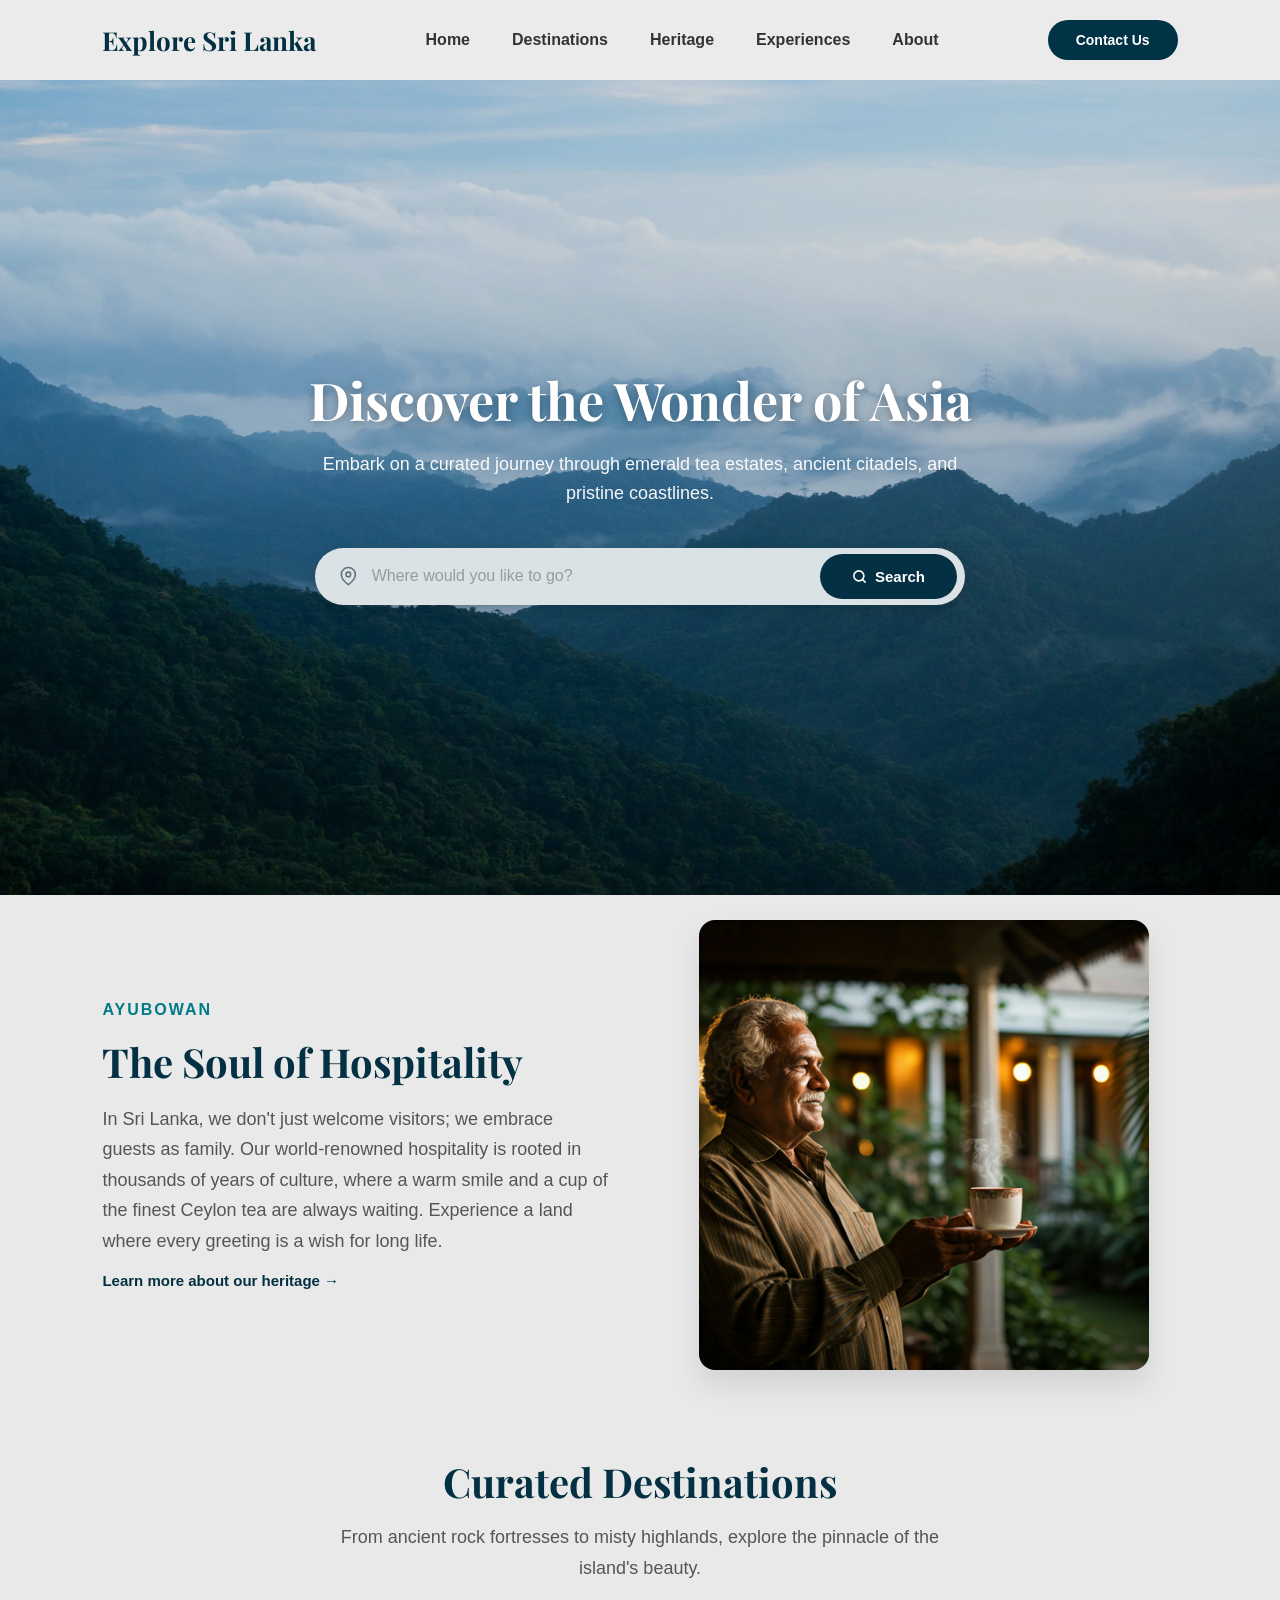
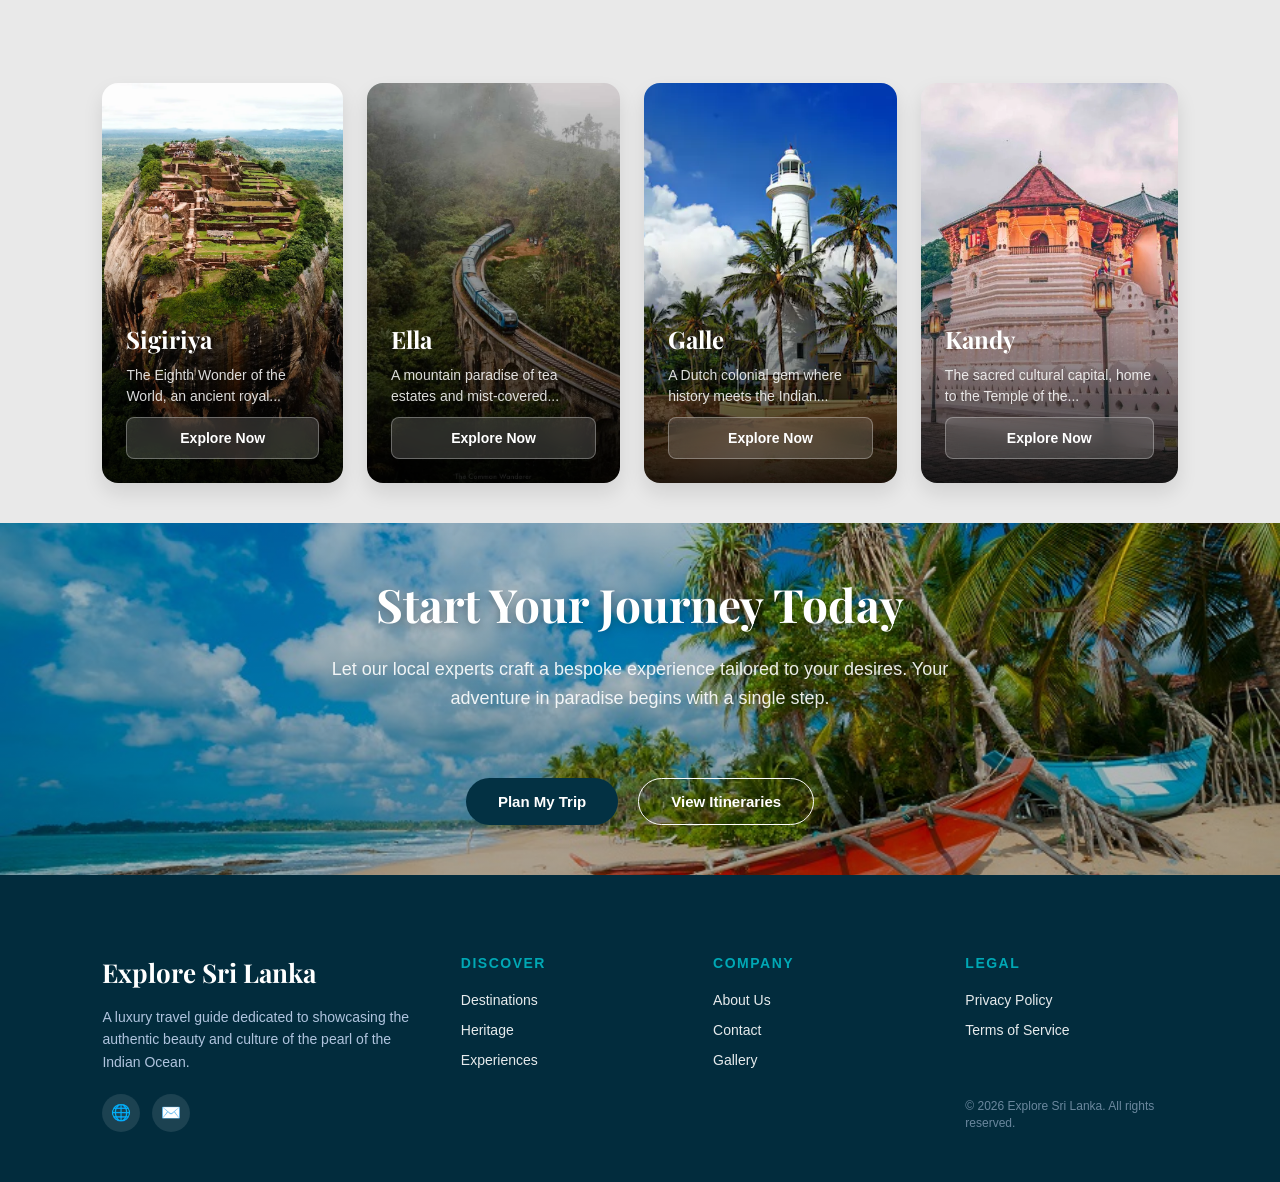
<file: index.html>
<!doctype html>
<html lang="en">
  <head>
    <meta charset="UTF-8" />
    <meta name="viewport" content="width=device-width, initial-scale=1.0" />
    <title>Explore Sri Lanka - Discover the Wonder of Asia</title>
    <meta name="description" content="Embark on a curated luxury journey through emerald tea estates, ancient citadels, and pristine coastlines in Sri Lanka." />
    <link rel="stylesheet" href="./assets/css/index.css" />
    <link rel="stylesheet" href="./assets/css/navbar-footer.css" />
  </head>
  <body>
    <div id="global-navbar"></div>

    <section class="hero-section">
      <div class="hero-row-top">
        <h1>Discover the Wonder of Asia</h1>
        <p>
          Embark on a curated journey through emerald tea estates, ancient
          citadels, and pristine coastlines.
        </p>
      </div>

      <div class="hero-row-bottom">
        <div class="search-input-group">
          <svg
            class="geo-icon"
            xmlns="http://www.w3.org/2000/svg"
            viewBox="0 0 24 24"
            fill="none"
            stroke="currentColor"
            stroke-width="2"
            stroke-linecap="round"
            stroke-linejoin="round"
          >
            <path d="M21 10c0 7-9 13-9 13s-9-6-9-13a9 9 0 0 1 18 0z"></path>
            <circle cx="12" cy="10" r="3"></circle>
          </svg>
          <input
            type="text"
            placeholder="Where would you like to go?"
            class="search-input"
          />
        </div>

        <button class="btn-search">
          <svg
            class="search-icon"
            xmlns="http://www.w3.org/2000/svg"
            viewBox="0 0 24 24"
            fill="none"
            stroke="currentColor"
            stroke-width="2.5"
            stroke-linecap="round"
            stroke-linejoin="round"
          >
            <circle cx="11" cy="11" r="8"></circle>
            <line x1="21" y1="21" x2="16.65" y2="16.65"></line>
          </svg>
          Search
        </button>
      </div>
    </section>

    <section class="hospitality-section">
      <div class="hospitality-left">
        <span>AYUBOWAN</span>
        <h2>The Soul of Hospitality</h2>
        <p>
          In Sri Lanka, we don't just welcome visitors; we embrace guests as
          family. Our world-renowned hospitality is rooted in thousands of years
          of culture, where a warm smile and a cup of the finest Ceylon tea are
          always waiting. Experience a land where every greeting is a wish for
          long life.
        </p>
        <a href="#" class="btn-link">Learn more about our heritage &rarr;</a>
      </div>

      <div class="hospitality-right">
        <img src="assets/Images/hospitality.png" alt="hospitality" />
      </div>
    </section>

    <section class="destinations-section">
      <div class="destinations-top">
        <h2>Curated Destinations</h2>
        <p>
          From ancient rock fortresses to misty highlands, explore the pinnacle
          of the island's beauty.
        </p>
      </div>

      <div class="destinations-bottom">
        <div class="destinations-bottom-card card-sigiriya">
          <h3>Sigiriya</h3>
          <p>The Eighth Wonder of the World, an ancient royal...</p>
          <button class="btn-explore">Explore Now</button>
        </div>

        <div class="destinations-bottom-card card-ella">
          <h3>Ella</h3>
          <p>A mountain paradise of tea estates and mist-covered...</p>
          <button class="btn-explore">Explore Now</button>
        </div>

        <div class="destinations-bottom-card card-galle">
          <h3>Galle</h3>
          <p>A Dutch colonial gem where history meets the Indian...</p>
          <button class="btn-explore">Explore Now</button>
        </div>

        <div class="destinations-bottom-card card-kandy">
          <h3>Kandy</h3>
          <p>The sacred cultural capital, home to the Temple of the...</p>
          <button class="btn-explore">Explore Now</button>
        </div>
      </div>
    </section>

    <section class="cta-section">
      <div class="cta-section-top">
        <h1>Start Your Journey Today</h1>
        <p>
          Let our local experts craft a bespoke experience tailored to your
          desires. Your adventure in paradise begins with a single step.
        </p>
      </div>
      <div class="cta-section-bottom">
        <button class="btn-plan">Plan My Trip</button>
        <button class="btn-itineraries">View Itineraries</button>
      </div>
    </section>

    <div id="global-footer"></div>

    <script src="assets/js/load-components.js"></script>
  </body>
</html>
</file>
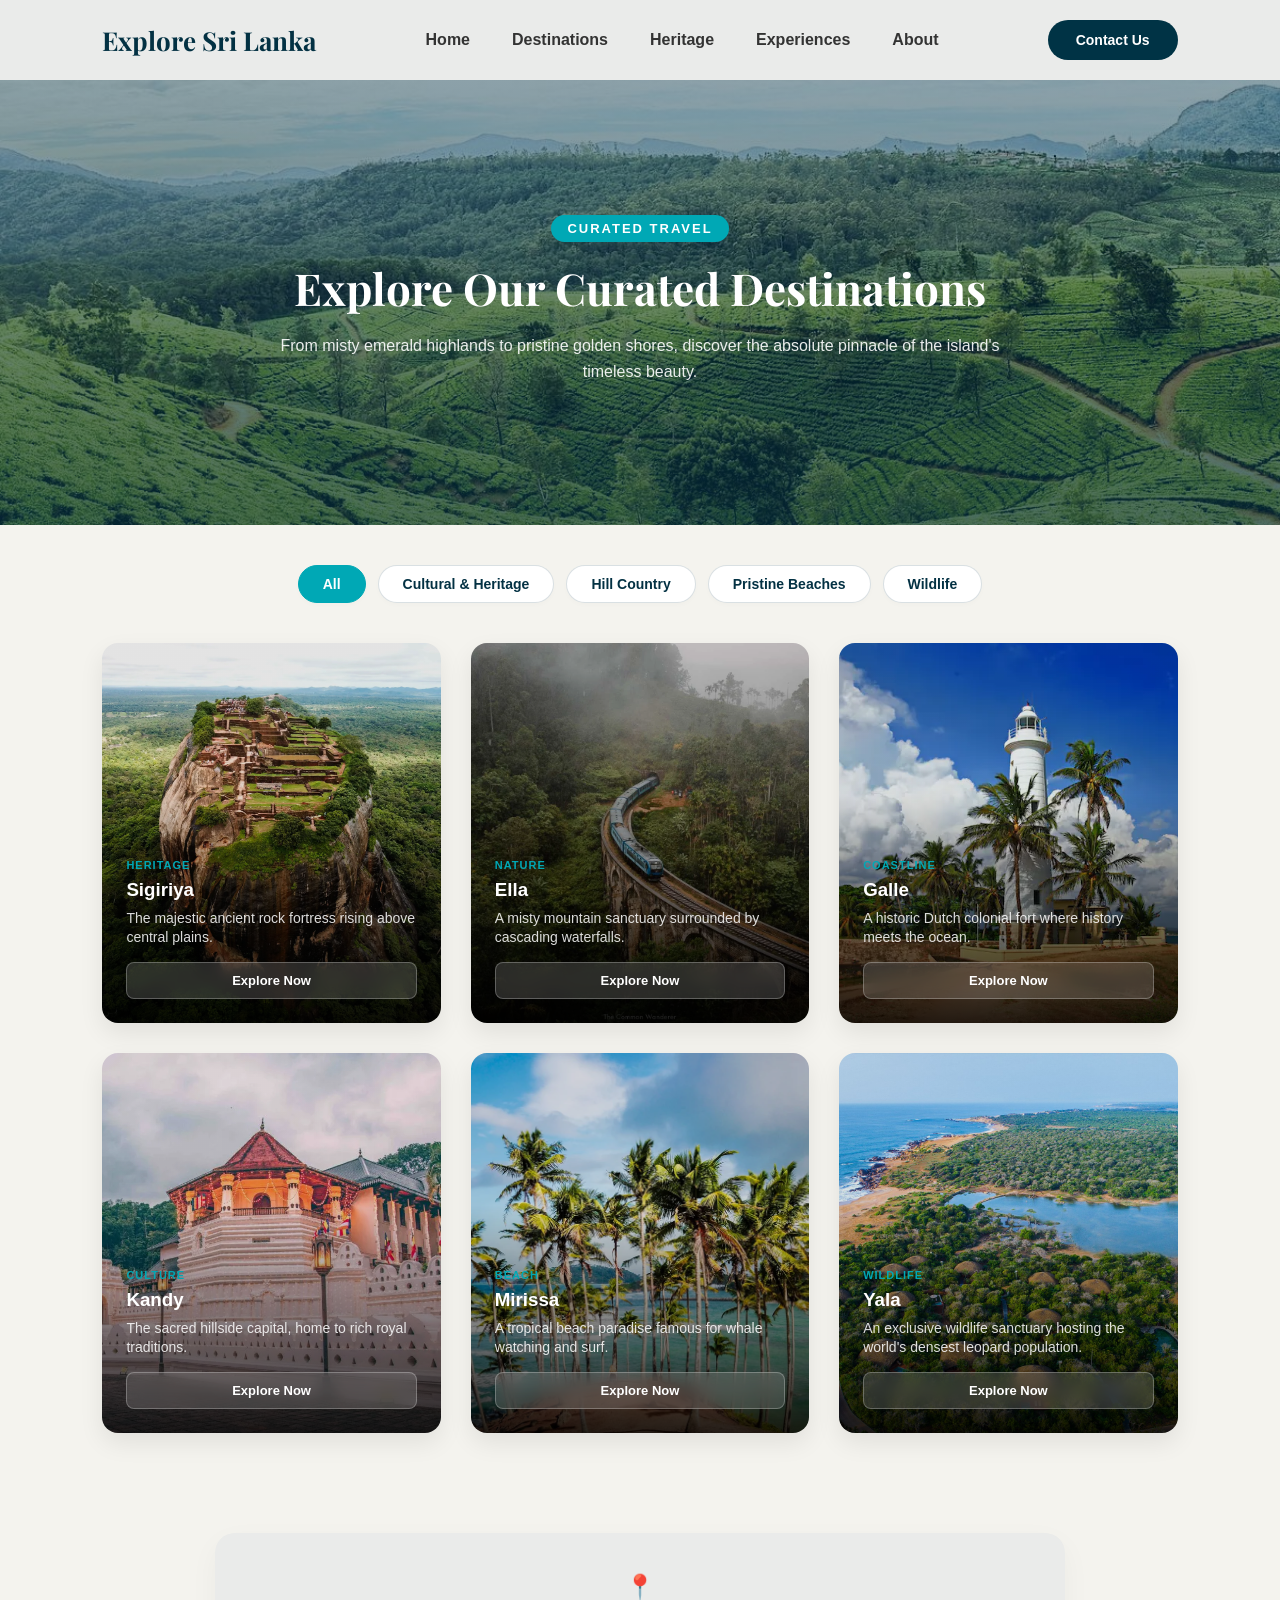
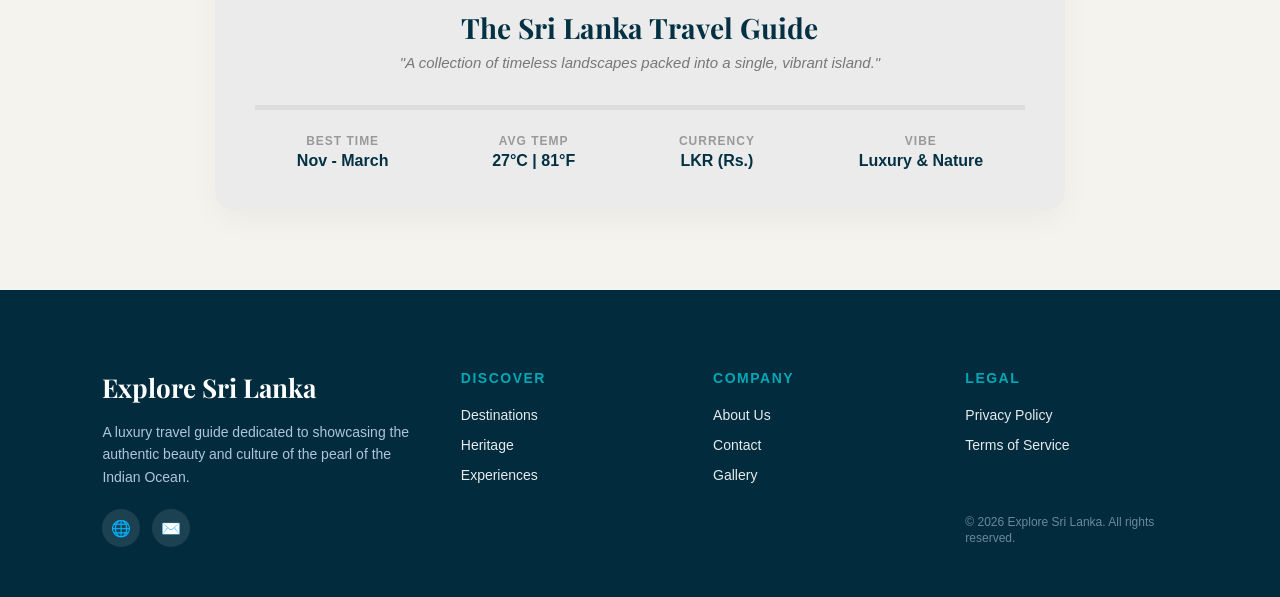
<file: Destinations.html>
<!doctype html>
<html lang="en">

<head>
  <meta charset="UTF-8" />
  <meta name="viewport" content="width=device-width, initial-scale=1.0" />
  <title>Destinations - Explore Sri Lanka</title>
  <link rel="stylesheet" href="./assets/css/navbar-footer.css" />
  <link rel="stylesheet" href="./assets/css/Destinations.css" />
</head>

<body>
  <div id="global-navbar"></div>

  <section class="dest-hero">
    <div class="dest-hero-content">
      <span class="dest-badge">CURATED TRAVEL</span>
      <h1>Explore Our Curated Destinations</h1>
      <p>
        From misty emerald highlands to pristine golden shores, discover the
        absolute pinnacle of the island's timeless beauty.
      </p>
    </div>
  </section>

  <section class="filter-section">
    <button class="filter-btn active">All</button>
    <button class="filter-btn">Cultural & Heritage</button>
    <button class="filter-btn">Hill Country</button>
    <button class="filter-btn">Pristine Beaches</button>
    <button class="filter-btn">Wildlife</button>
  </section>

  <section class="destination-section">
    <div class="dest-card card-sigiriya">
      <div class="dest-card-content">
        <span class="card-tag">Heritage</span>
        <h3>Sigiriya</h3>
        <p>The majestic ancient rock fortress rising above central plains.</p>
        <button class="dest-btn-explore">Explore Now</button>
      </div>
    </div>

    <div class="dest-card card-ella">
      <div class="dest-card-content">
        <span class="card-tag">Nature</span>
        <h3>Ella</h3>
        <p>A misty mountain sanctuary surrounded by cascading waterfalls.</p>
        <button class="dest-btn-explore">Explore Now</button>
      </div>
    </div>

    <div class="dest-card card-galle">
      <div class="dest-card-content">
        <span class="card-tag">Coastline</span>
        <h3>Galle</h3>
        <p>A historic Dutch colonial fort where history meets the ocean.</p>
        <button class="dest-btn-explore">Explore Now</button>
      </div>
    </div>

    <div class="dest-card card-kandy">
      <div class="dest-card-content">
        <span class="card-tag">Culture</span>
        <h3>Kandy</h3>
        <p>The sacred hillside capital, home to rich royal traditions.</p>
        <button class="dest-btn-explore">Explore Now</button>
      </div>
    </div>

    <div class="dest-card card-mirissa">
      <div class="dest-card-content">
        <span class="card-tag">Beach</span>
        <h3>Mirissa</h3>
        <p>A tropical beach paradise famous for whale watching and surf.</p>
        <button class="dest-btn-explore">Explore Now</button>
      </div>
    </div>

    <div class="dest-card card-yala">
      <div class="dest-card-content">
        <span class="card-tag">Wildlife</span>
        <h3>Yala</h3>
        <p>
          An exclusive wildlife sanctuary hosting the world's densest leopard
          population.
        </p>
        <button class="dest-btn-explore">Explore Now</button>
      </div>
    </div>
  </section>

  <section class="insights-section">
    <div class="insights-board">
      <div class="insights-top">
        <div class="insights-icon">📍</div>
        <h2>The Sri Lanka Travel Guide</h2>
        <p class="insights-quote">
          "A collection of timeless landscapes packed into a single, vibrant
          island."
        </p>
      </div>
      <div class="insights-bottom">
        <div class="insight-item">
          <h4>Best Time</h4>
          <p>Nov - March</p>
        </div>
        <div class="insight-item">
          <h4>Avg Temp</h4>
          <p>27°C | 81°F</p>
        </div>
        <div class="insight-item">
          <h4>Currency</h4>
          <p>LKR (Rs.)</p>
        </div>
        <div class="insight-item">
          <h4>Vibe</h4>
          <p>Luxury & Nature</p>
        </div>
      </div>
    </div>
  </section>

  <div id="global-footer"></div>

  <script src="assets/js/load-components.js"></script>
  <script src="assets/js/Heritage.js"></script>

</body>

</html>
</file>
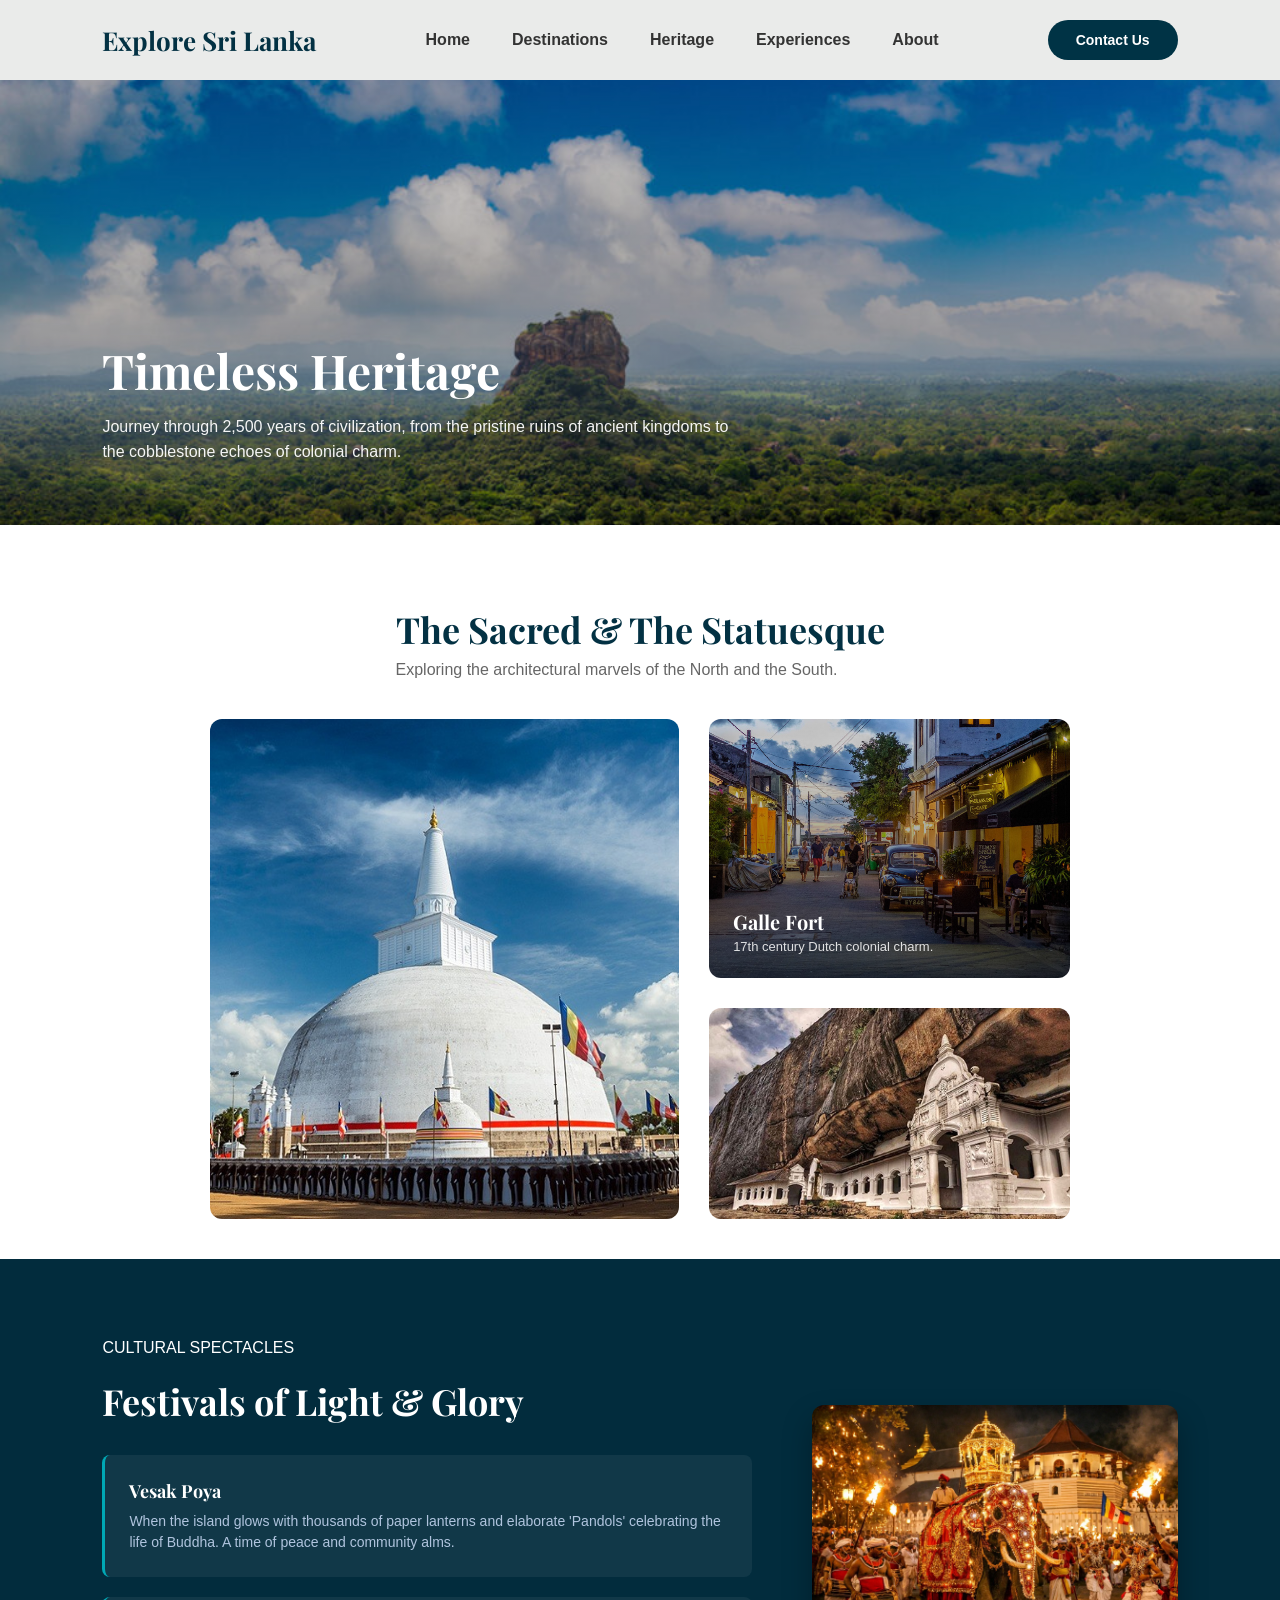
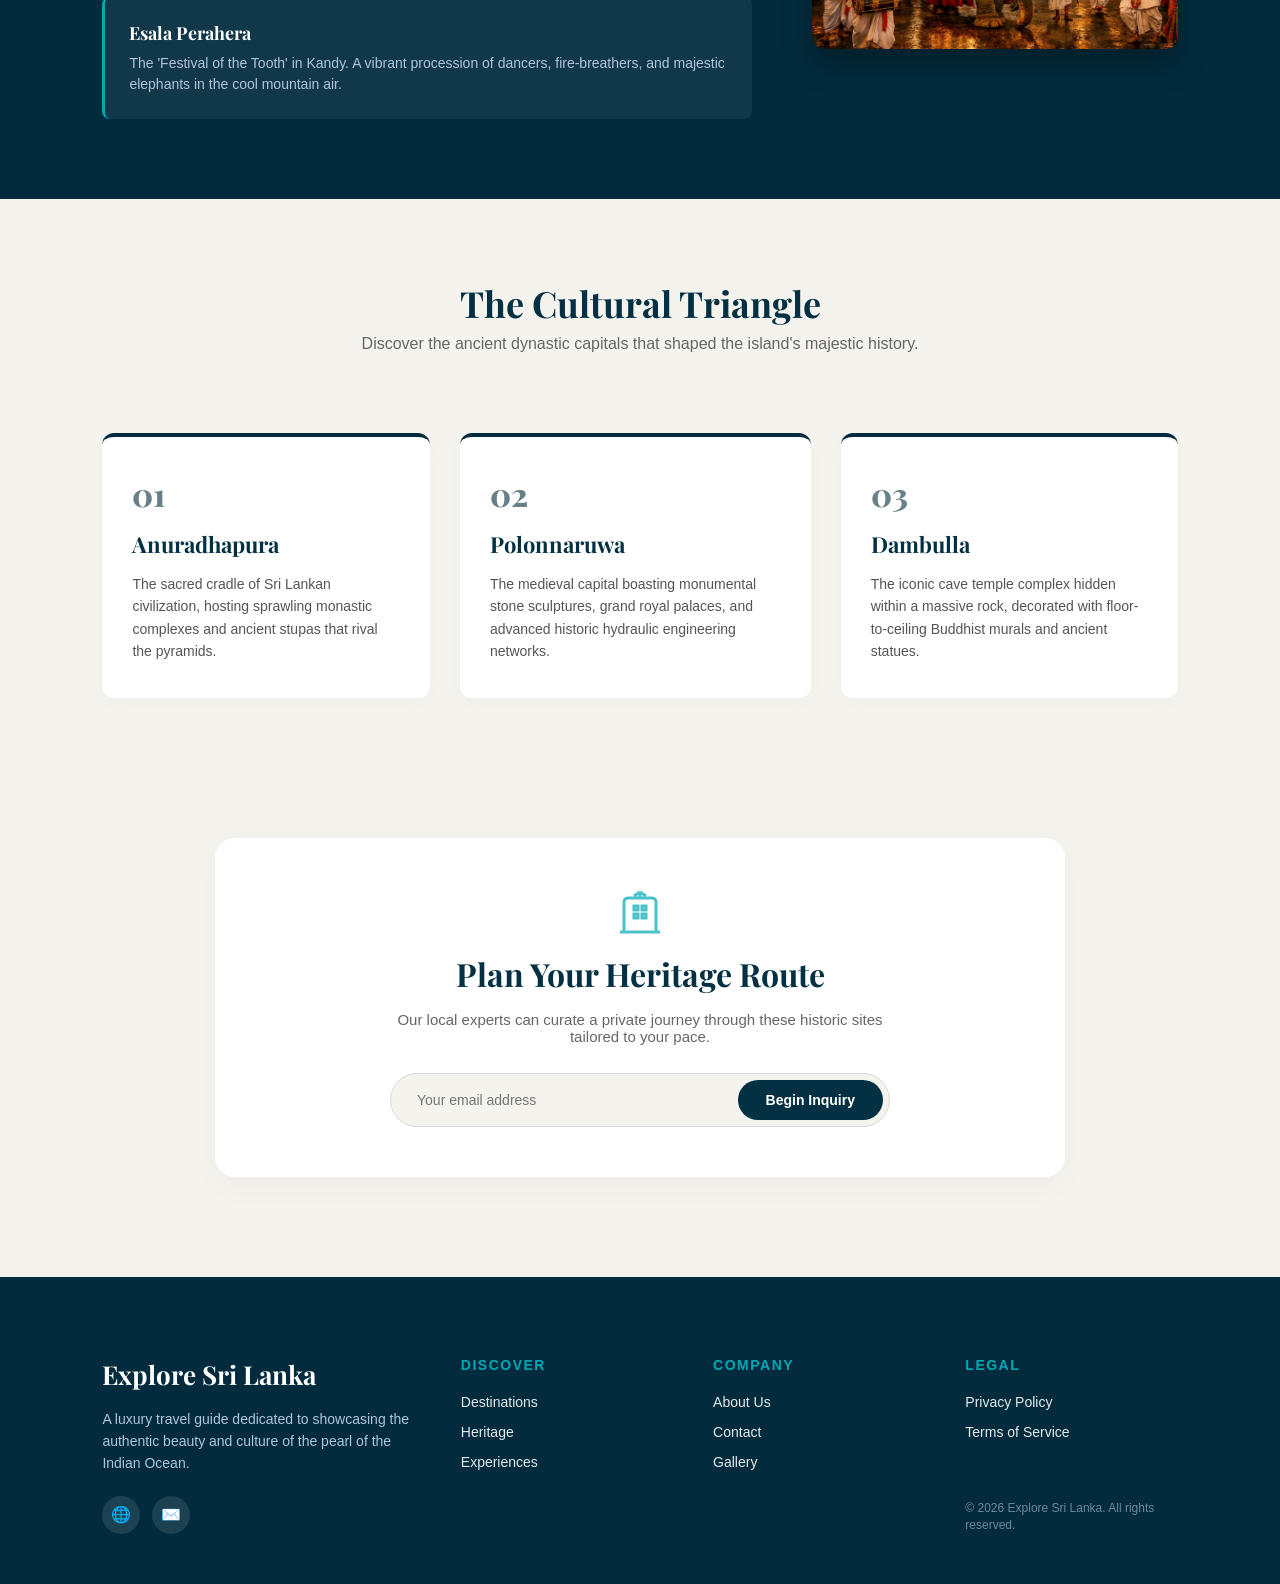
<file: Heritage.html>
<!doctype html>
<html lang="en">
  <head>
    <meta charset="UTF-8" />
    <meta name="viewport" content="width=device-width, initial-scale=1.0" />
    <title>Heritage - Explore Sri Lanka</title>
    <link rel="stylesheet" href="./assets/css/navbar-footer.css" />
    <link rel="stylesheet" href="./assets/css/Heritage.css" />
  </head>
  <body>
    <div id="global-navbar"></div>

    <section class="heritage-hero">
      <div class="heritage-hero-content">
        <h1>Timeless Heritage</h1>
        <p>
          Journey through 2,500 years of civilization, from the pristine ruins
          of ancient kingdoms to the cobblestone echoes of colonial charm.
        </p>
      </div>
    </section>

    <section class="sacred-section">
      <div class="sacred-top">
        <h2>The Sacred & The Statuesque</h2>
        <p>Exploring the architectural marvels of the North and the South.</p>
      </div>
      <div class="sacred-bottom">
        <div class="sacred-left-card">
          <img src="assets/Images/Ruwanwelisaya.webp" alt="Ruwanwelisaya" />
        </div>
        <div class="sacred-right-cards">
          <div class="sub-card card-galle-fort">
            <div class="sub-card-content">
              <h3>Galle Fort</h3>
              <p>17th century Dutch colonial charm.</p>
            </div>
          </div>
          <div class="sub-card card-stone-wall"></div>
        </div>
      </div>
    </section>

    <section class="festivals-section">
      <div class="festivals-container">
        <div class="festivals-left">
          <span class="sect-tag">CULTURAL SPECTACLES</span>
          <h2>Festivals of Light & Glory</h2>
          <div class="festival-box">
            <h3>Vesak Poya</h3>
            <p>
              When the island glows with thousands of paper lanterns and
              elaborate 'Pandols' celebrating the life of Buddha. A time of
              peace and community alms.
            </p>
          </div>
          <div class="festival-box">
            <h3>Esala Perahera</h3>
            <p>
              The 'Festival of the Tooth' in Kandy. A vibrant procession of
              dancers, fire-breathers, and majestic elephants in the cool
              mountain air.
            </p>
          </div>
        </div>
        <div class="festivals-right">
          <img src="assets/Images/Esala Perahera.webp" alt="Esala Perahera" />
        </div>
      </div>
    </section>

    <section class="triangle-section">
      <div class="triangle-top">
        <h2>The Cultural Triangle</h2>
        <p>
          Discover the ancient dynastic capitals that shaped the island's
          majestic history.
        </p>
      </div>
      <div class="triangle-bottom">
        <div class="triangle-card">
          <div class="card-num">01</div>
          <h3>Anuradhapura</h3>
          <p>
            The sacred cradle of Sri Lankan civilization, hosting sprawling
            monastic complexes and ancient stupas that rival the pyramids.
          </p>
        </div>
        <div class="triangle-card">
          <div class="card-num">02</div>
          <h3>Polonnaruwa</h3>
          <p>
            The medieval capital boasting monumental stone sculptures, grand
            royal palaces, and advanced historic hydraulic engineering networks.
          </p>
        </div>
        <div class="triangle-card">
          <div class="card-num">03</div>
          <h3>Dambulla</h3>
          <p>
            The iconic cave temple complex hidden within a massive rock,
            decorated with floor-to-ceiling Buddhist murals and ancient statues.
          </p>
        </div>
      </div>
    </section>

    <section class="route-section">
      <div class="route-board">
        <div class="route-icon">
          <svg
            xmlns="http://www.w3.org/2000/svg"
            viewBox="0 0 24 24"
            fill="none"
            stroke="currentColor"
            stroke-width="1.5"
          >
            <path
              d="M4 22V7a2 2 0 0 1 2-2h12a2 2 0 0 1 2 2v15M2 22h20M12 5V2m0 0L9 4m3-2l3 2M9 9h2v2H9V9zm4 0h2v2h-2V9zm-4 4h2v2H9v-2zm4 0h2v2h-2v-2z"
            />
          </svg>
        </div>
        <h2>Plan Your Heritage Route</h2>
        <p>
          Our local experts can curate a private journey through these historic
          sites tailored to your pace.
        </p>
        <div class="route-form">
          <input type="email" placeholder="Your email address" />
          <button>Begin Inquiry</button>
        </div>
      </div>
    </section>

    <div id="global-footer"></div>

    <script src="assets/js/load-components.js"></script>
  </body>
</html>
</file>
<file: assets/css/index.css>
/* Global Reset */
* {
  margin: 0;
  padding: 0;
  box-sizing: border-box;
  font-family: "Segoe UI", Tahoma, Geneva, Verdana, sans-serif;
}

body {
  width: 100%;
  overflow-x: hidden;
  background-color: #f4f3ee;
}

/* Hero Section */
.hero-section {
  position: relative;
  width: 100%;
  height: calc(100vh - 80px);
  min-height: 600px;
  background:
    linear-gradient(rgba(0, 0, 0, 0.15), rgba(0, 0, 0, 0.25)),
    url("../Images/hero_img.webp") no-repeat center center/cover;
  text-align: center;
  color: #ffffff;
  display: flex;
  flex-direction: column;
  justify-content: center;
  align-items: center;
  padding: 60px 20px;
}

.hero-row-top {
  margin-bottom: 40px;
}

.hero-row-top h1 {
  font-family: "Playfair Display", "Georgia", serif;
  font-size: 52px;
  font-weight: 700;
  margin-bottom: 16px;
  text-shadow: 0 2px 10px rgba(0, 0, 0, 0.3);
}

.hero-row-top p {
  font-size: 18px;
  max-width: 650px;
  margin: 0 auto;
  line-height: 1.6;
  opacity: 0.95;
}

.hero-row-bottom {
  background-color: #dbe2e6;
  border-radius: 100px;
  display: flex;
  align-items: center;
  justify-content: space-between;
  padding: 6px 8px 6px 24px;
  width: 100%;
  max-width: 650px;
  box-shadow: 0 4px 15px rgba(0, 0, 0, 0.15);
}

.search-input-group {
  display: flex;
  align-items: center;
  gap: 14px;
  flex: 1;
}

.geo-icon {
  width: 20px;
  height: 20px;
  color: #5c727d;
}

.search-input {
  border: none;
  background: transparent;
  outline: none;
  width: 100%;
  font-size: 16px;
  color: #2c3e50;
  font-weight: 400;
}

.search-input::placeholder {
  color: #7f8c8d;
  opacity: 0.8;
}

.btn-search {
  background-color: #033143;
  color: #ffffff;
  border: none;
  padding: 14px 32px;
  border-radius: 100px;
  font-size: 15px;
  font-weight: 600;
  display: flex;
  align-items: center;
  gap: 8px;
  cursor: pointer;
}

.btn-search:hover {
  background-color: #044158;
}

.search-icon {
  width: 15px;
  height: 15px;
  color: #ffffff;
}

/* Hospitality Section */
.hospitality-section {
  width: 100%;
  display: flex;
  flex-direction: row;
  justify-content: space-between;
  align-items: center;
  gap: 60px;
  padding: 0 8%;
  background-color: #e9e9e9;
}

.hospitality-left {
  flex: 1;
  display: flex;
  flex-direction: column;
  gap: 16px;
}

.hospitality-left span {
  color: #007a87;
  font-weight: 600;
  letter-spacing: 2px;
  font-size: 16px;
}

.hospitality-left h2 {
  font-family: "Playfair Display", "Georgia", serif;
  font-size: 40px;
  color: #033143;
  font-weight: 700;
}

.hospitality-left p {
  color: #555555;
  line-height: 1.7;
  font-size: 18px;
}

.hospitality-left a {
  color: #033143;
  text-decoration: none;
  font-size: 15px;
  font-weight: 600;
}

.hospitality-right {
  flex: 1;
  display: flex;
  justify-content: center;
}

.hospitality-right img {
  margin: 25px;
  border-radius: 16px;
  width: 100%;
  max-width: 450px;
  height: auto;
  box-shadow: 0 15px 30px rgba(0, 0, 0, 0.1);
}

/* Destinations Section */
.destinations-section {
  display: flex;
  flex-direction: column;
  align-items: center;
  background-color: #e9e9e9;
}

.destinations-top {
  display: flex;
  flex-direction: column;
  align-items: center;
  justify-content: center;
  padding: 60px;
  gap: 14px;
}

.destinations-top h2 {
  font-family: "Playfair Display", "Georgia", serif;
  font-size: 40px;
  color: #033143;
  font-weight: 700;
}

.destinations-top p {
  color: #555555;
  line-height: 1.7;
  font-size: 18px;
  text-align: center;
  max-width: 650px;
}

.destinations-bottom {
  display: flex;
  flex-direction: row;
  justify-content: space-between;
  gap: 24px;
  width: 100%;
  max-width: 1600px;
  margin: 40px auto;
  padding: 0 8%;
}

.destinations-bottom-card {
  height: 400px;
  border-radius: 16px;
  box-shadow: 0 10px 20px rgba(0, 0, 0, 0.1);
  display: flex;
  flex-direction: column;
  justify-content: flex-end;
  padding: 24px;
  color: white;
  gap: 10px;
}

.destinations-bottom-card:hover {
  transform: translateY(-8px);
}

.destinations-bottom-card h3 {
  font-family: "Playfair Display", "Georgia", serif;
  font-size: 24px;
}

.destinations-bottom-card p {
  font-size: 14px;
  line-height: 1.5;
  opacity: 0.85;
}

.btn-explore {
  background: rgba(255, 255, 255, 0.15);
  backdrop-filter: blur(10px);
  -webkit-backdrop-filter: blur(10px);
  color: #ffffff;
  border: 1px solid rgba(255, 255, 255, 0.3);
  padding: 12px;
  border-radius: 8px;
  font-size: 14px;
  font-weight: 600;
  cursor: pointer;
  width: 100%;
}

.card-sigiriya {
  background:
    linear-gradient(to top, rgba(0, 0, 0, 0.85) 0%, rgba(0, 0, 0, 0) 60%),
    url("../Images/sigiriya.webp") no-repeat center center/cover;
}

.card-ella {
  background:
    linear-gradient(to top, rgba(0, 0, 0, 0.85) 0%, rgba(0, 0, 0, 0) 60%),
    url("../Images/ella.webp") no-repeat center center/cover;
}

.card-galle {
  background:
    linear-gradient(to top, rgba(0, 0, 0, 0.85) 0%, rgba(0, 0, 0, 0) 60%),
    url("../Images/galle.webp") no-repeat center center/cover;
}

.card-kandy {
  background:
    linear-gradient(to top, rgba(0, 0, 0, 0.85) 0%, rgba(0, 0, 0, 0) 60%),
    url("../Images/kandy.webp") no-repeat center center/cover;
}

/* CTA Section */
.cta-section {
  background:
    linear-gradient(rgba(0, 0, 0, 0.2), rgba(0, 0, 0, 0.3)),
    url("../Images/cta_bg.jpg") no-repeat center center/cover;
  display: flex;
  flex-direction: column;
  justify-content: center;
  align-items: center;
  text-align: center;
  color: white;
  gap: 50px;
  padding: 50px;
}

.cta-section-top {
  max-width: 700px;
  display: flex;
  flex-direction: column;
  align-items: center;
  gap: 20px;
}

.cta-section-top h1 {
  font-family: "Playfair Display", "Georgia", serif;
  font-size: 46px;
  font-weight: 700;
  text-shadow: 0 2px 10px rgba(0, 0, 0, 0.3);
}

.cta-section-top p {
  font-size: 18px;
  line-height: 1.6;
  opacity: 0.9;
}

.cta-section-bottom {
  display: flex;
  flex-direction: row;
  gap: 20px;
  margin-top: 15px;
}

.cta-section-bottom button {
  padding: 14px 32px;
  border-radius: 50px;
  font-size: 15px;
  font-weight: 600;
  cursor: pointer;
  transition: all 0.3s ease;
}

.btn-plan {
  background-color: #033143;
  color: white;
  border: none;
}

.btn-plan:hover {
  background-color: #044863;
}

.btn-itineraries {
  background: transparent;
  color: white;
  border: 1.5px solid white;
}

.btn-itineraries:hover {
  background-color: white;
  color: #033143;
}

/* ==========================================================================
   📱 MOBILE & TABLET RESPONSIVE MEDIA QUERY (Screen < 768px)
   ========================================================================== */
@media (max-width: 768px) {
  .hero-row-top h1 {
    font-size: 34px;
  }

  .hero-row-top p {
    font-size: 15px;
  }

  .hero-row-bottom {
    flex-direction: column;
    border-radius: 20px;
    padding: 16px;
    gap: 16px;
  }

  .search-input-group {
    width: 100%;
  }

  .btn-search {
    width: 100%;
    justify-content: center;
  }

  .hospitality-section {
    flex-direction: column-reverse;
    gap: 40px;
    padding: 40px 24px;
    text-align: center;
    margin: 40px auto;
  }

  .hospitality-left {
    width: 100%;
  }

  .hospitality-left h2 {
    font-size: 28px;
  }

  .hospitality-right {
    width: 100%;
  }

  .hospitality-right img {
    max-width: 100%;
  }

  .destinations-top {
    padding: 40px 20px;
    gap: 10px;
  }

  .destinations-top h2 {
    font-size: 30px;
  }

  .destinations-top p {
    font-size: 15px;
  }

  .destinations-bottom {
    flex-direction: column;
    gap: 20px;
    padding: 0 24px;
    margin: 20px auto 40px auto;
  }

  .destinations-bottom-card {
    width: 100%;
    height: 350px;
    padding: 20px;
  }

  .cta-section {
    padding: 60px 20px;
    gap: 30px;
    height: auto;
  }

  .cta-section-top h1 {
    font-size: 32px;
  }

  .cta-section-top p {
    font-size: 15px;
  }

  .cta-section-bottom {
    flex-direction: column;
    width: 100%;
    gap: 12px;
    margin-top: 5px;
  }

  .cta-section-bottom button {
    width: 100%;
  }
}
</file>
<file: assets/css/navbar-footer.css>
@import url('https://fonts.googleapis.com/css2?family=Playfair+Display:ital,wght@0,400..900;1,400..900&display=swap');

body {
  padding-top: 75px;
}
.navbar {
  display: flex;
  justify-content: space-between;
  align-items: center;
  padding: 20px 8%;
  background-color: #eaebea;
  width: 100%;
  position: fixed;
  top: 0;
  z-index: 1000;
}

.logo a {
  font-family: "Playfair Display", "Georgia", serif;
  font-size: 26px;
  font-weight: 700;
  color: #033143;
  cursor: pointer;
  text-decoration: none;
}

.nav-links {
  display: flex;
  list-style-type: none;
  gap: 10px;
}

.nav-links li a {
  font-weight: 600;
  position: relative;
  display: block;
  color: #333333;
  text-decoration: none;
  padding: 10px 16px;
  text-align: center;
}

.nav-links li a:hover::after,
.nav-links li a.active::after {
  content: "";
  position: absolute;
  left: 0;
  bottom: 0;
  width: 100%;
  height: 2px;
  background-color: #033143;
}

.btn-contact {
  background-color: #003345;
  color: white;
  padding: 12px 28px;
  font-size: 14px;
  font-weight: 600;
  border-radius: 50px;
  border: none;
  cursor: pointer;
}

.hamburger-menu {
  display: none;
  flex-direction: column;
  gap: 6px;
  cursor: pointer;
}

.hamburger-menu span {
  width: 28px;
  height: 3px;
  background-color: #033143;
  border-radius: 2px;
  transition: all 0.3s ease;
}

.footer-section {
  width: 100%;
  background-color: #022c3d;
  color: #ffffff;
  padding: 80px 8% 50px 8%;
  display: flex;
  flex-direction: row;
  justify-content: space-between;
  gap: 40px;
}

.footer-col01,
.footer-col02,
.footer-col03,
.footer-col04 {
  flex: 1;
  display: flex;
  flex-direction: column;
  gap: 16px;
}

.footer-col01 {
  flex: 1.5;
}

.footer-col01 h3 {
  font-family: "Playfair Display", "Georgia", serif;
  font-size: 26px;
  color: #ffffff;
}

.footer-col01 p {
  font-size: 14px;
  color: #b0c4de;
  line-height: 1.6;
}

.footer-socials {
  display: flex;
  gap: 12px;
  margin-top: 5px;
}

.social-icon {
  background-color: rgba(255, 255, 255, 0.1);
  width: 38px;
  height: 38px;
  display: flex;
  flex-direction: row;
  justify-content: center;
  align-items: center;
  border-radius: 50%;
  cursor: pointer;
  font-size: 16px;
  transition: background-color 0.3s ease;
}

.social-icon:hover {
  background-color: rgba(255, 255, 255, 0.25);
}

.footer-section h4 {
  font-size: 14px;
  font-weight: 700;
  letter-spacing: 1.5px;
  color: #00a8b5;
  margin-bottom: 4px;
}

.footer-section ul {
  list-style: none;
  display: flex;
  flex-direction: column;
  gap: 12px;
}

.footer-section ul li a {
  color: #ffffff;
  text-decoration: none;
  font-size: 14px;
  opacity: 0.9;
  transition:
    color 0.2s ease,
    padding-left 0.2s ease;
}

.footer-section ul li a:hover {
  color: #00a8b5;
  padding-left: 4px;
}

.copyright {
  margin-top: auto;
  font-size: 12px;
  color: #b0c4de;
  opacity: 0.6;
  line-height: 1.4;
}

@media (max-width: 768px) {
  .navbar {
    padding: 20px 24px;
  }

  .hamburger-menu {
    display: flex;
  }

  .nav-actions {
    display: none;
  }

  .nav-links {
    position: absolute;
    top: 75px;
    left: 0;
    width: 100%;
    background-color: #eaebea;
    flex-direction: column;
    gap: 0;
    padding: 0;
    max-height: 0;
    overflow: hidden;
    transition: max-height 0.4s ease-in-out;
    box-shadow: 0 10px 15px rgba(0, 0, 0, 0.05);
  }

  .nav-links li {
    width: 100%;
    text-align: center;
    border-bottom: 1px solid rgba(0, 0, 0, 0.05);
  }

  .nav-links li a {
    padding: 18px 0;
    display: block;
    width: 100%;
  }

  .nav-links.active {
    max-height: 350px;
  }

  .hamburger-menu.active span:nth-child(1) {
    transform: translateY(9px) rotate(45deg);
  }

  .hamburger-menu.active span:nth-child(2) {
    opacity: 0;
  }

  .hamburger-menu.active span:nth-child(3) {
    transform: translateY(-9px) rotate(-45deg);
  }

  .footer-section {
    flex-direction: column;
    gap: 40px;
    padding: 50px 24px 40px 24px;
  }

  .footer-col01 {
    flex: 1;
  }

  .copyright {
    margin-top: 20px;
  }
}
</file>
<file: assets/css/Destinations.css>
/* Global Reset */
* {
  margin: 0;
  padding: 0;
  box-sizing: border-box;
  font-family: "Segoe UI", Tahoma, Geneva, Verdana, sans-serif;
}

body {
  width: 100%;
  overflow-x: hidden;
  background-color: #f4f3ee;
}

/* hero section */
.dest-hero {
  width: 100%;
  height: 450px;
  background:
    linear-gradient(rgba(3, 49, 67, 0.45) 0%, rgba(3, 49, 67, 0.7) 100%),
    url("../Images/destinations_hero.jpg") no-repeat center center/cover;
  display: flex;
  flex-direction: column;
  justify-content: center;
  align-items: center;
  color: #ffffff;
  padding: 0 24px;
}

.dest-hero-content {
  text-align: center;
  max-width: 750px;
  display: flex;
  flex-direction: column;
  align-items: center;
  gap: 16px;
}
.dest-badge {
  background-color: #00a8b5;
  padding: 6px 16px;
  border-radius: 50px;
  text-align: center;
  font-size: 13px;
  font-weight: 700;
  letter-spacing: 2px;
}

.dest-hero h1 {
  font-family: "Playfair Display", "Georgia", serif;
  font-size: 44px;
  font-weight: 700;
}

.dest-hero-content p {
  font-size: 16px;
  line-height: 1.6;
  opacity: 0.9;
}

/* filter-section */
.filter-section {
  display: flex;
  flex-direction: row;
  align-items: center;
  justify-content: center;
  background-color: #f4f3ee;
  padding: 40px 24px 20px 24px;
  gap: 12px;
}

.filter-btn {
  background-color: #ffffff;
  color: #033143;
  border: 1px solid rgba(3, 49, 67, 0.15);
  padding: 10px 24px;
  border-radius: 50px;
  font-size: 14px;
  font-weight: 600;
  cursor: pointer;
  transition: all 0.3s ease;
  box-shadow: 0 2px 5px rgba(0, 0, 0, 0.02);
}

.filter-btn.active,
.filter-btn:hover {
  background-color: #00a8b5;
  color: #ffffff;
  border-color: #00a8b5;
}

/* destination-section */

.destination-section {
  width: 100%;
  padding: 20px 8% 60px 8%;
  background-color: #f4f3ee;
  display: flex;
  flex-direction: row;
  flex-wrap: wrap;
  gap: 30px;
  max-width: 1400px;
  margin: 0 auto;
}

.dest-card {
  width: calc((100% - 60px) / 3);
  height: 380px;
  border-radius: 16px;
  box-shadow: 0 10px 25px rgba(0, 0, 0, 0.08);
  transition:
    transform 0.3s ease,
    box-shadow 0.3s ease;
  display: flex;
  flex-direction: column;
  justify-content: flex-end;
}

.dest-card:hover {
  transform: translateY(-8px);
  box-shadow: 0 15px 35px rgba(0, 0, 0, 0.15);
}

.dest-card-content {
  padding: 24px;
  color: #ffffff;
  display: flex;
  flex-direction: column;
  gap: 8px;
}

.card-tag {
  font-size: 11px;
  font-weight: 700;
  text-transform: uppercase;
  letter-spacing: 1px;
  color: #00a8b5;
}

.dest-card p {
  font-size: 14px;
  line-height: 1.4;
  opacity: 0.85;
  margin-bottom: 6px;
}

.dest-btn-explore {
  background: rgba(255, 255, 255, 0.15);
  backdrop-filter: blur(8px);
  -webkit-backdrop-filter: blur(8px);
  color: #ffffff;
  border: 1px solid rgba(255, 255, 255, 0.25);
  padding: 10px;
  border-radius: 8px;
  font-size: 13px;
  font-weight: 600;
  cursor: pointer;
  width: 100%;
  transition: all 0.3s ease;
}

.dest-btn-explore:hover {
  background: #ffffff;
  color: #033143;
}

.card-sigiriya {
  background:
    linear-gradient(to top, rgba(0, 0, 0, 0.85) 0%, rgba(0, 0, 0, 0.1) 60%),
    url("../Images/sigiriya.webp") no-repeat center center/cover;
}
.card-ella {
  background:
    linear-gradient(to top, rgba(0, 0, 0, 0.85) 0%, rgba(0, 0, 0, 0.1) 60%),
    url("../Images/ella.webp") no-repeat center center/cover;
}
.card-galle {
  background:
    linear-gradient(to top, rgba(0, 0, 0, 0.85) 0%, rgba(0, 0, 0, 0.1) 60%),
    url("../Images/galle.webp") no-repeat center center/cover;
}
.card-kandy {
  background:
    linear-gradient(to top, rgba(0, 0, 0, 0.85) 0%, rgba(0, 0, 0, 0.1) 60%),
    url("../Images/kandy.webp") no-repeat center center/cover;
}
.card-mirissa {
  background:
    linear-gradient(to top, rgba(0, 0, 0, 0.85) 0%, rgba(0, 0, 0, 0.1) 60%),
    url("../Images/mirissa.webp") no-repeat center center/cover;
}
.card-yala {
  background:
    linear-gradient(to top, rgba(0, 0, 0, 0.85) 0%, rgba(0, 0, 0, 0.1) 60%),
    url("../Images/yala.webp") no-repeat center center/cover;
}

/* insights-section */
.insights-section {
  display: flex;
  flex-direction: column;
  justify-content: center;
  align-items: center;
  width: 100%;
  padding: 40px 8% 80px 8%;
  background-color: #f4f3ee;
}

.insights-board {
  background-color: #eaebea;
  width: 100%;
  max-width: 850px;
  border-radius: 20px;
  padding: 40px;
  text-align: center;
  box-shadow: 0 10px 30px rgba(0, 0, 0, 0.04);
  display: flex;
  flex-direction: column;
  align-items: center;
  gap: 14px;
}

.insights-top {
  display: flex;
  flex-direction: column;
  gap: 8px;
}

.insights-icon {
  font-size: 24px;
  color: #00a8b5;
}

.insights-top h2 {
  font-family: "Playfair Display", "Georgia", serif;
  font-size: 28px;
  color: #033143;
}

.insights-quote {
  font-style: italic;
  color: #777777;
  font-size: 15px;
  max-width: 1050px;
  margin-bottom: 10px;
}

.insights-bottom {
  width: 100%;
  display: flex;
  flex-direction: row;
  justify-content: space-around;
  border-top: 5px solid rgba(0, 0, 0, 0.06);
  padding-top: 24px;
  margin-top: 10px;
  gap: 20px;
}

.insight-item h4 {
  font-size: 12px;
  text-transform: uppercase;
  color: #999999;
  letter-spacing: 1px;
  margin-bottom: 4px;
}

.insight-item p {
  font-size: 16px;
  font-weight: 700;
  color: #033143;
}

/* ==========================================================================
   📱 DESTINATIONS PAGE - MOBILE RESPONSIVE (Screen < 768px)
   ========================================================================== */
@media (max-width: 768px) {
  .dest-hero {
    height: 320px;
    padding: 0 16px;
  }

  .dest-hero h1 {
    font-size: 30px;
  }

  .dest-hero-content p {
    font-size: 14px;
    line-height: 1.5;
  }

  .filter-section {
    justify-content: flex-start;
    flex-wrap: nowrap;
    overflow-x: auto;
    padding: 30px 20px 15px 20px;
    gap: 8px;
    width: 100%;

    -ms-overflow-style: none;
    scrollbar-width: none;
  }

  .filter-section::-webkit-scrollbar {
    display: none;
  }

  .filter-btn {
    padding: 8px 20px;
    font-size: 13px;
    white-space: nowrap;
  }

  .destination-section {
    flex-direction: column;
    padding: 10px 24px 40px 24px;
    gap: 20px;
  }

  .dest-card {
    width: 100%;
    height: 350px;
  }

  .dest-card-content {
    padding: 20px;
  }

  .insights-section {
    padding: 30px 24px 60px 24px;
  }

  .insights-board {
    padding: 30px 20px;
    gap: 12px;
  }

  .insights-top h2 {
    font-size: 24px;
  }

  .insights-quote {
    font-size: 14px;
  }

  .insights-bottom {
    flex-direction: column;
    gap: 16px;
    border-top: 3px solid rgba(0, 0, 0, 0.06);
    padding-top: 20px;
  }

  .insight-item {
    text-align: center;
  }
}
</file>
<file: assets/css/Heritage.css>
* {
  margin: 0;
  padding: 0;
  box-sizing: border-box;
  font-family: "Segoe UI", Tahoma, Geneva, Verdana, sans-serif;
}

body {
  width: 100%;
  overflow-x: hidden;
  background-color: #f4f3ee;
}

/* hero section */
.heritage-hero {
  width: 100%;
  height: 450px;
  background:
    linear-gradient(rgba(0, 0, 0, 0.2) 0%, rgba(0, 0, 0, 0.4) 100%),
    url("../Images/sigiriya_heritage.jpg") no-repeat center center/cover;
  display: flex;
  flex-direction: column;
  justify-content: flex-end;
  color: white;
  padding: 0 8% 60px 8%;
}

.heritage-hero-content {
  max-width: 650px;
  display: flex;
  flex-direction: column;
  gap: 12px;
}

.heritage-hero h1 {
  font-family: "Playfair Display", "Georgia", serif;
  font-size: 48px;
  font-weight: 700;
}

.heritage-hero p {
  font-size: 16px;
  line-height: 1.6;
  opacity: 0.95;
}

/* sacred-section */
.sacred-section {
  width: 100%;
  padding: 80px 8% 40px 8%;
  background-color: #ffffff;
  display: flex;
  flex-direction: column;
  align-items: center;
  gap: 40px;
}

.sacred-top h2 {
  font-family: "Playfair Display", "Georgia", serif;
  font-size: 36px;
  color: #033143;
  margin-bottom: 8px;
}

.sacred-top p {
  font-size: 16px;
  color: #666666;
}

.sacred-bottom {
  display: flex;
  flex-direction: row;
  gap: 30px;
  width: 80%;
}

.sacred-left-card {
  flex: 1.3;
  height: 500px;
  border-radius: 12px;
  overflow: hidden;
}

.sacred-left-card img {
  width: 100%;
  height: 100%;
  object-fit: cover;
}

.sacred-right-cards {
  flex: 1;
  display: flex;
  flex-direction: column;
  gap: 30px;
  height: 500px;
}

.sub-card {
  flex: 1;
  border-radius: 12px;
  overflow: hidden;
}

.card-galle-fort {
  background:
    linear-gradient(rgba(0, 0, 0, 0.1), rgba(0, 0, 0, 0.6)),
    url("../Images/galle_street.jpg") no-repeat center center/cover;
  display: flex;
  flex-direction: column;
  justify-content: flex-end;
  padding: 24px;
  color: #ffffff;
}

.sub-card-content h3 {
  font-family: "Playfair Display", "Georgia", serif;
  font-size: 20px;
  margin-bottom: 4px;
}

.sub-card-content p {
  font-size: 13px;
  opacity: 0.85;
}

.card-stone-wall {
  background: url("../Images/stone_wall.jpg") no-repeat center center/cover;
}

/* festivals-section */
.festivals-section {
  width: 100%;
  background-color: #022c3d;
  color: #ffffff;
  padding: 80px 8%;
}

.festivals-container {
  display: flex;
  flex-direction: row;
  align-items: center;
  gap: 60px;
  margin: 0 auto;
}

.festivals-left {
  display: flex;
  flex-direction: column;
  gap: 20px;
  max-width: 650px;
}

.festivals-left h2 {
  font-family: "Playfair Display", "Georgia", serif;
  font-size: 36px;
  margin-bottom: 10px;
}

.festival-box {
  background-color: rgba(255, 255, 255, 0.06);
  padding: 24px;
  border-radius: 8px;
  border-left: 3px solid #00a8b5;
  display: flex;
  flex-direction: column;
  gap: 8px;
}

.festival-box h3 {
  font-family: "Playfair Display", "Georgia", serif;
  font-size: 18px;
}

.festival-box p {
  font-size: 14px;
  line-height: 1.5;
  color: #b0c4de;
}

.festivals-right {
  flex: 1;
}

.festivals-right img {
  width: 100%;
  height: auto;
  border-radius: 12px;
  box-shadow: 0 15px 30px rgba(0, 0, 0, 0.3);
}

/* triangle-section */

.triangle-section {
  display: flex;
  flex-direction: column;
  align-items: center;
  gap: 30px;
  padding: 80px 8%;
  background-color: #f4f3ee;
}

.triangle-top {
  text-align: center;
  margin-bottom: 50px;
}
.triangle-top h2 {
  font-family: "Playfair Display", "Georgia", serif;
  font-size: 36px;
  color: #033143;
  margin-bottom: 8px;
}

.triangle-top p {
  font-size: 16px;
  color: #666666;
  max-width: 600px;
  margin: 0 auto;
}
.triangle-bottom {
  display: flex;
  flex-direction: row;
  gap: 30px;
  max-width: 1200px;
  margin: 0 auto;
}

.triangle-card {
  background-color: #ffffff;
  border-radius: 12px;
  border-top: 4px solid #022c3d;
  box-shadow: 0 5px 20px rgba(0, 0, 0, 0.02);
  padding: 35px 30px;
  display: flex;
  flex-direction: column;
  gap: 14px;
}

.card-num {
  font-size: 32px;
  font-weight: 800;
  color: rgba(4, 42, 57, 0.596);
  font-family: "Playfair Display", "Georgia", serif;
}

.triangle-card h3 {
  font-family: "Playfair Display", "Georgia", serif;
  font-size: 22px;
  color: #033143;
}

.triangle-card p {
  font-size: 14px;
  line-height: 1.6;
  color: #555555;
}

/* route-section */

.route-section {
  width: 100%;
  padding: 60px 8% 100px 8%;
  background-color: #f4f3ee;
  display: flex;
  justify-content: center;
}

.route-board {
  background-color: #ffffff;
  width: 100%;
  max-width: 850px;
  border-radius: 20px;
  padding: 50px 40px;
  text-align: center;
  box-shadow: 0 10px 30px rgba(0, 0, 0, 0.03);
  display: flex;
  flex-direction: column;
  align-items: center;
  gap: 16px;
}

.route-icon {
  width: 48px;
  height: 48px;
  color: #00a8b5;
  opacity: 0.7;
}

.route-board h2 {
  font-family: "Playfair Display", "Georgia", serif;
  font-size: 32px;
  color: #033143;
}

.route-board p {
  color: #666666;
  font-size: 15px;
  max-width: 500px;
  margin-bottom: 12px;
}

.route-form {
  display: flex;
  flex-direction: row;
  width: 100%;
  max-width: 500px;
  border: 1px solid rgba(0, 0, 0, 0.1);
  border-radius: 50px;
  padding: 6px;
  background-color: #f4f3ee;
}

.route-form input {
  flex: 1;
  border: none;
  background: transparent;
  outline: none;
  padding: 0 20px;
  font-size: 14px;
  color: #033143;
}

.route-form button {
  background-color: #033143;
  color: white;
  border: none;
  padding: 12px 28px;
  border-radius: 50px;
  font-weight: 600;
  font-size: 14px;
  cursor: pointer;
  transition: background-color 0.3s ease;
}

.route-form button:hover {
  background-color: #04435c;
}

/* media quaries */
@media (max-width: 768px) {
  .heritage-hero {
    height: 340px;
    padding: 0 24px 40px 24px;
  }

  .heritage-hero h1 {
    font-size: 32px;
  }

  .heritage-hero p {
    font-size: 14px;
  }

  .sacred-section {
    padding: 50px 24px;
    gap: 30px;
  }

  .sacred-top h2 {
    font-size: 28px;
  }

  .sacred-top p {
    font-size: 14px;
  }

  .sacred-bottom {
    flex-direction: column;
    width: 100%;
    gap: 20px;
  }

  .sacred-left-card {
    width: 100%;
    height: 320px;
  }

  .sacred-right-cards {
    width: 100%;
    height: auto;
    gap: 20px;
  }

  .sub-card {
    height: 220px;
  }

  .festivals-section {
    padding: 50px 24px;
  }

  .festivals-container {
    flex-direction: column;
    gap: 40px;
  }

  .festivals-left {
    width: 100%;
  }

  .sect-tag {
    font-size: 11px;
  }

  .festivals-left h2 {
    font-size: 28px;
  }

  .festival-box {
    padding: 20px;
  }

  .festivals-right {
    width: 100%;
  }

  .triangle-section {
    padding: 50px 24px;
    gap: 20px;
  }

  .triangle-top {
    margin-bottom: 20px;
  }

  .triangle-top h2 {
    font-size: 28px;
  }

  .triangle-top p {
    font-size: 14px;
  }

  .triangle-bottom {
    flex-direction: column;
    gap: 20px;
    width: 100%;
  }

  .triangle-card {
    width: 100%;
    padding: 25px 20px;
  }

  .route-section {
    padding: 40px 24px 60px 24px;
  }

  .route-board {
    padding: 35px 20px;
  }

  .route-board h2 {
    font-size: 26px;
  }

  .route-board p {
    font-size: 14px;
  }

  .route-form {
    flex-direction: column;
    background: transparent;
    border: none;
    gap: 12px;
    padding: 0;
  }

  .route-form input {
    background-color: #f4f3ee;
    padding: 14px 20px;
    border-radius: 50px;
    border: 1px solid rgba(0, 0, 0, 0.1);
    width: 100%;
  }

  .route-form button {
    padding: 14px 0;
    width: 100%;
  }
}
</file>
